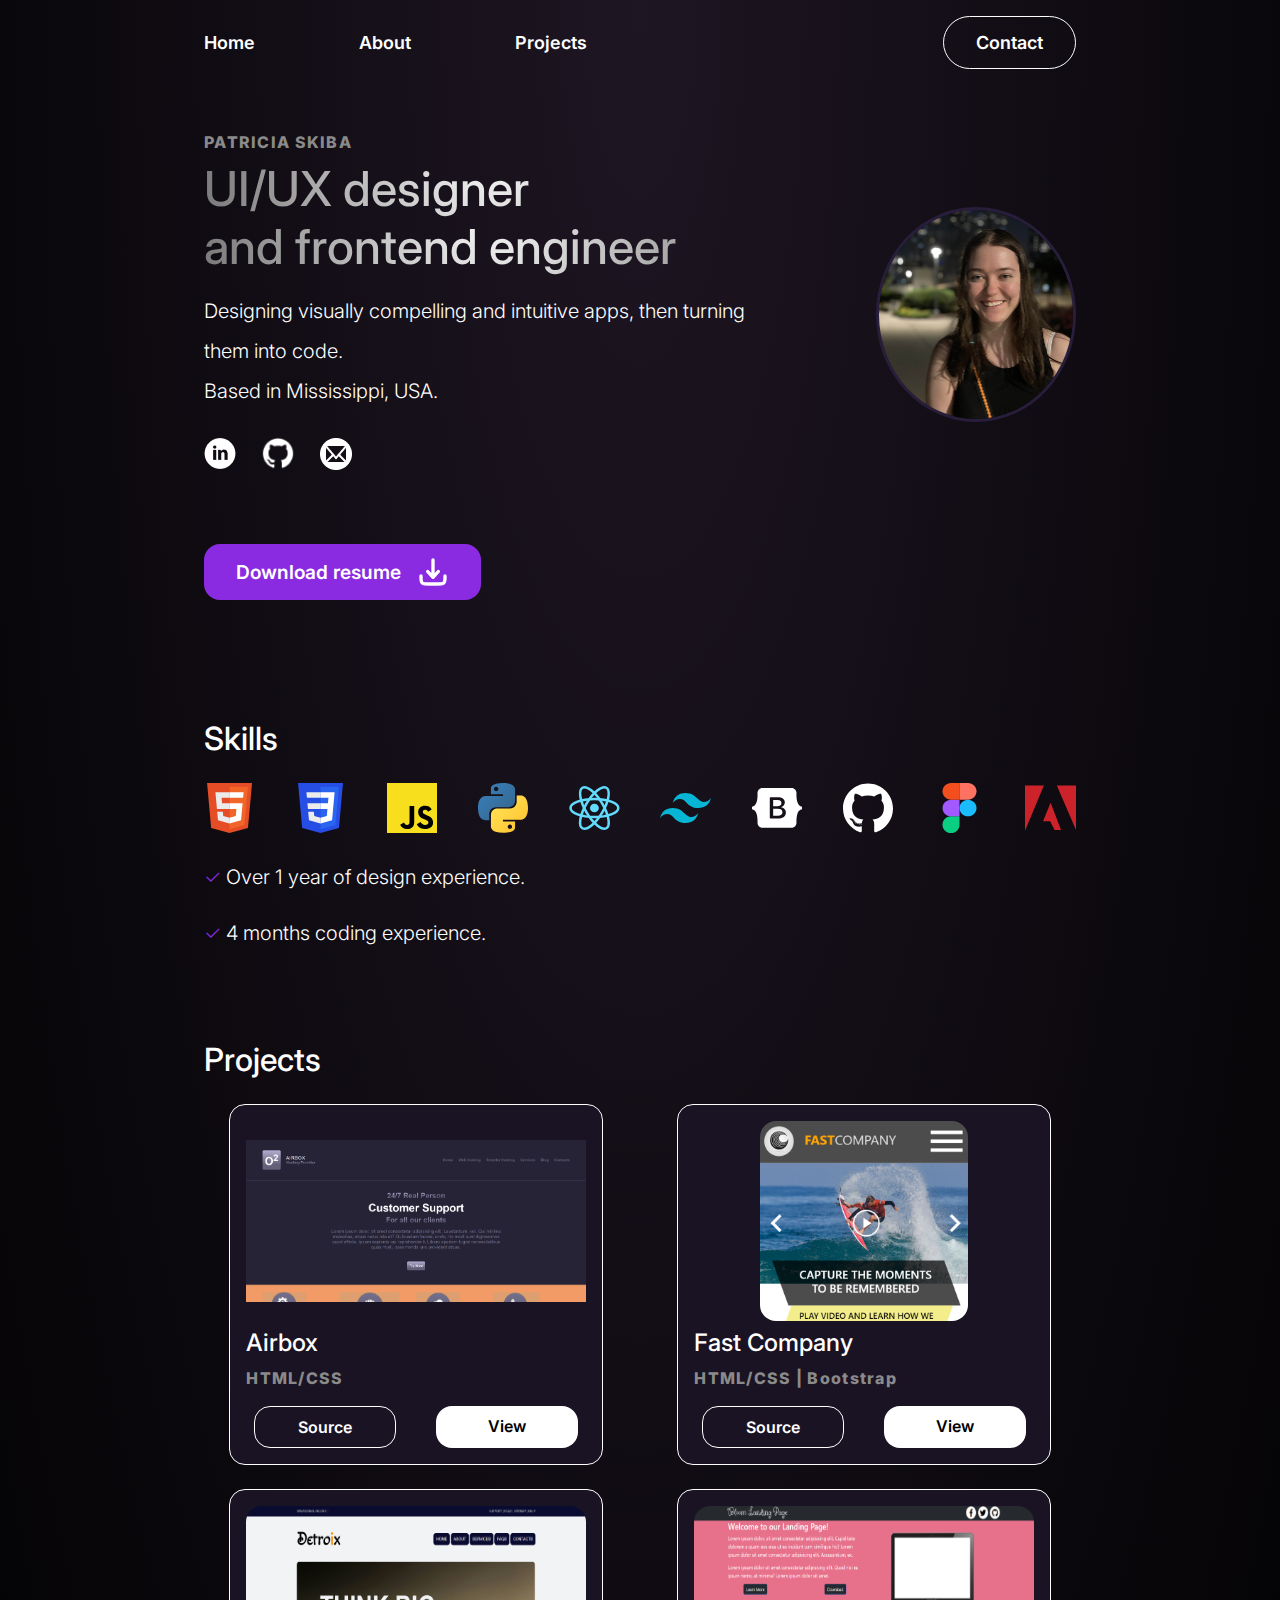
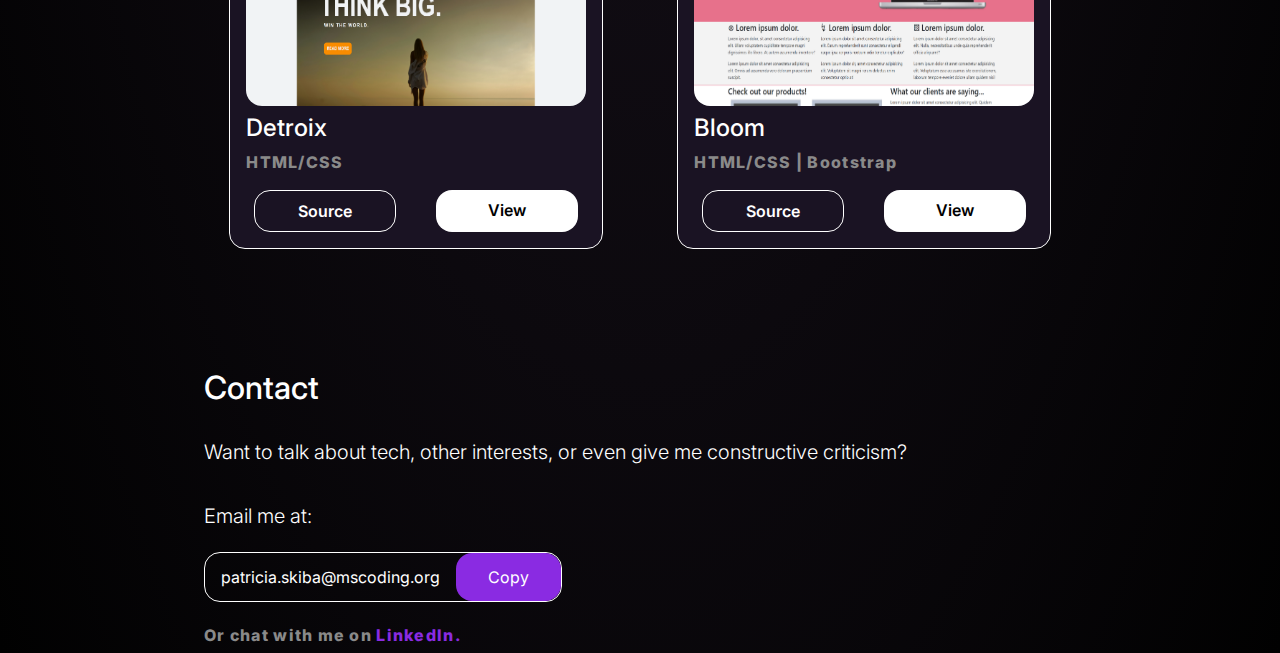
<file: index.html>
<!DOCTYPE html>
<html lang="en">
<head>
    <meta charset="UTF-8">
    <meta name="viewport" content="width=device-width, initial-scale=1.0">

    <link rel="stylesheet" href="./css/bootstrap.css">
    <link rel="stylesheet" href="./css/style.css">

    <script defer src="https://cdn.jsdelivr.net/npm/bootstrap@5.3.5/dist/js/bootstrap.bundle.min.js" integrity="sha384-k6d4wzSIapyDyv1kpU366/PK5hCdSbCRGRCMv+eplOQJWyd1fbcAu9OCUj5zNLiq" crossorigin="anonymous"></script>

    <!-- Inter font -->
    <link rel="preconnect" href="https://fonts.googleapis.com">
    <link rel="preconnect" href="https://fonts.gstatic.com" crossorigin>
    <link href="https://fonts.googleapis.com/css2?family=Inter:ital,opsz,wght@0,14..32,100..900;1,14..32,100..900&display=swap" rel="stylesheet">

    <title>Patricia Skiba</title>
</head>
<body>
    <section class="headNav container-fluid">
        <div class="row">

            <!-- <div class="col-7 navbarLeft dropdown-menu-xs-start">
                <ul class="d-flex flex-row justify-content-between">
                    Placeholder links
                    <li><a class="headerText" href="#">Home</a></li>
                    <li><a class="headerText" href="#">About</a></li>
                    <li><a class="headerText" href="#">Projects</a></li>
                </ul>
            </div> -->

            <nav class="navbarLeft col-6 navbar navbar-expand-sm navbar-dark">
                <div class="container-fluid">
                  
                  <button class="navbar-toggler" type="button" data-bs-toggle="collapse" data-bs-target="#navbarNav" aria-controls="navbarNav" aria-expanded="false" aria-label="Toggle navigation">
                    <span class="navbar-toggler-icon"></span>
                  </button>
                  <div class="collapse navbar-collapse" id="navbarNav">
                    <ul class="navbar-nav">
                      <li class="nav-item">
                        <a class="nav-link active" aria-current="page" href="#">Home</a>
                      </li>
                      <li class="nav-item">
                        <a class="nav-link" href="./about.html">About</a>
                      </li>
                      <li class="nav-item">
                        <a class="nav-link" href="#projects">Projects</a>
                      </li>
                    </ul>
                  </div>
                </div>
              </nav>
            

            <div class="col-6 navbarRight d-flex justify-content-end align-items-start pt-3">
                <a href="#contact" class="text-decoration-none"><p class="headerText navbarContact text-center">Contact</p></a>
            </div>
        </div>
    </section>

    <main>
        <section class="container-fluid landingSection mt-5">
            <div class="row flex-column flex-md-row-reverse justify-content-md-between align-items-md-center">
                <div class="col-4 col-sm-3 col-xxl-4 my-2">
                    <img src="./images/portrait1.png" alt="A photo of me" class="img-fluid rounded-circle portrait1">
                </div>


                <div class="col-12 col-md-8">
                    <div class="row">
                        <div class="col-12">
                            <h5 class="subheadingText">PATRICIA SKIBA</h5>
                        </div>
                        <div class="col-12">
                            <h1>UI/UX designer</h1>
                            <h1>and frontend engineer</h1>
                            <p class="landingParagraph mt-3 mb-0">Designing visually compelling and intuitive apps, then turning them into code.</p>
                            <p class="landingParagraph">Based in Mississippi, USA.</p>
                        </div>
                        <div class="col-12 mt-2 mb-4 d-flex flex-row align-items-center gap-4">
                            <div class="">
                                <a href="#"><img src="./images/linkedin-icon.png" alt="Linkedin link"></a>
                            </div>
                            <div class="">
                                <a href="#"><img src="./images/github-icon.png" alt="Github link" width="36px"></a>
                            </div>
                            <div class="">
                                <a href="#"><img src="./images/email-icon.png" alt="Email link" width="32px"></a>
                            </div>
                        </div>

                        

            </div>
            </div>
            </div>

            <div class="row">
                <div class="col-12 mt-5 mb-5 d-flex">
                    <div class="downloadResumeButton d-flex flex-row align-items-center gap-3">
                        <p class="buttonTextPrimary text-center">Download resume</p>
                        <img src="./images/download-icon.svg" alt="Download icon" width="32rem">
                    </div>
                </div>
            </div>

        </section>

        <section class="container-fluid skillsSection mt-5 mb-5">
            <div class="row">
                <div class="col-12">
                    <h2 class="mt-4 mb-4">Skills</h2>
                </div>
            </div>
            <div class="row justify-content-center">
                <div class="col-12 col-lg-11 col-xl-12 d-flex justify-content-between align-content-between">
                    <div class="row justify-content-xl-between">
                        <div class="col-3 col-lg-2 col-xl-1 d-flex justify-content-center">
                            <img src="./images/html5.svg" alt="HTML 5 icon" title="HTML 5" class="img-fluid">
                        </div>
                        <div class="col-3 col-lg-2 col-xl-1 d-flex justify-content-center">
                            <img src="./images/css3.svg" alt="CSS 3 icon" title="CSS 3" class="img-fluid">
                        </div>
                        <div class="col-3 col-lg-2 col-xl-1 d-flex justify-content-center">
                            <img src="./images/js.svg" alt="Javascript icon" title="Javascript" class="img-fluid">
                        </div>
                        <div class="col-3 col-lg-2 col-xl-1 d-flex justify-content-center">
                            <img src="./images/python.svg" alt="Python icon" title="Python" class="img-fluid">
                        </div>
                        <div class="col-3 col-lg-2 col-xl-1 d-flex justify-content-center">
                            <img src="./images/reactjs.svg" alt="React icon" title="React" class="img-fluid">
                        </div>
                        <div class="col-3 col-lg-2 col-xl-1 d-flex justify-content-center">
                            <img src="./images/tailwindcss.svg" alt="TailwindCSS icon" title="TailwindCSS" class="img-fluid">
                        </div>
                        <div class="col-3 col-lg-2 col-xl-1 d-flex justify-content-center">
                            <img src="./images/bootstrap5.svg" alt="Bootstrap icon" title="Bootstrap" class="img-fluid">
                        </div>
                        <div class="col-3 col-lg-2 col-xl-1 d-flex justify-content-center">
                            <img src="./images/github-better.svg" alt="Github icon" title="Github" class="img-fluid">
                        </div>
                        <div class="col-3 col-lg-2 col-xl-1 d-flex justify-content-center">
                            <img src="./images/figma.svg" alt="Figma icon" title="Figma" class="img-fluid">
                        </div>
                        <div class="col-3 col-lg-2 col-xl-1 d-flex justify-content-center">
                            <img src="./images/adobe.svg" alt="Adobe icon icon" title="Adobe Creative Suite" class="img-fluid">
                        </div>
                    </div>
                </div>
            </div>

            <div class="row">
                <div class="col-12 mt-4 mb-4">
                    <p class="landingParagraph"><span class="checkmark">✓</span> Over 1 year of design experience.</p>
                    <p class="landingParagraph"><span class="checkmark">✓</span> 4 months coding experience.</p>
                </div>
            </div>
        </section>

        <section class="container-fluid projectsSection mt-5 mb-5" id="projects">

            <div class="row">
                <div class="col-12">
                    <h2 class="mb-4">Projects</h2>
                </div>
            </div>

            <!-- Row of all project cards -->
            <div class="row flex-row justify-content-around">
                <!-- Card -->
                <div class="col-12 projectCard col-md-5 p-3 mb-4">
                    <!-- Project card image container -->
                    <div class="row">
                        <div class="col-12 projectImageContain d-flex justify-content-center">
                            <img src="./images/airbox-project.png" alt="Placeholder" class="projectImage object-fit-scale">
                        </div>
                    </div>
                    <!-- Project info -->
                    <div class="row">
                        <div class="col-12">
                            <h3 class="my-2">Airbox</h3>
                            <p class="subheadingText">HTML/CSS</p>
                        </div>
                    </div>
                    <!-- Project buttons -->
                    <div class="row">
                        <div class="col-6 d-flex justify-content-center">
                            <p class="buttonTextPrimary-smaller m-0 text-center sourceButton py-2">Source</p>
                        </div>
                        <div class="col-6 d-flex justify-content-center">
                            <p class="buttonTextPrimary-smaller m-0 text-center viewButton py-2">View</p>
                        </div>
                    </div>
                </div>

                <!-- Card 2 -->
                <div class="col-12 projectCard col-md-5 p-3 mb-4">
                    <!-- Project card image container -->
                    <div class="row">
                        <div class="col-12  projectImageContain d-flex justify-content-center">
                            <img src="./images/fastcompany-project.png" alt="Fast company" class="img-fluid projectImage">
                        </div>
                    </div>
                    <!-- Project info -->
                    <div class="row">
                        <div class="col-12">
                            <h3 class="my-2">Fast Company</h3>
                            <p class="subheadingText">HTML/CSS | Bootstrap</p>
                        </div>
                    </div>
                    <!-- Project buttons -->
                    <div class="row">
                        <div class="col-6 d-flex justify-content-center">
                            <p class="buttonTextPrimary-smaller m-0 text-center sourceButton py-2">Source</p>
                        </div>
                        <div class="col-6 d-flex justify-content-center">
                            <p class="buttonTextPrimary-smaller m-0 text-center viewButton py-2">View</p>
                        </div>
                    </div>
                </div>

                <!-- Card 3 -->
                <div class="col-12 projectCard col-md-5 p-3 mb-4">
                    <!-- Project card image container -->
                    <div class="row">
                        <div class="col-12  projectImageContain d-flex justify-content-center">
                            <img src="./images/detroix-project.png" alt="Detroix" class="img-fluid projectImage">
                        </div>
                    </div>
                    <!-- Project info -->
                    <div class="row">
                        <div class="col-12">
                            <h3 class="my-2">Detroix</h3>
                            <p class="subheadingText">HTML/CSS</p>
                        </div>
                    </div>
                    <!-- Project buttons -->
                    <div class="row">
                        <div class="col-6 d-flex justify-content-center">
                            <p class="buttonTextPrimary-smaller m-0 text-center sourceButton py-2">Source</p>
                        </div>
                        <div class="col-6 d-flex justify-content-center">
                            <p class="buttonTextPrimary-smaller m-0 text-center viewButton py-2">View</p>
                        </div>
                    </div>
                </div>

                <!-- Card 4 -->
                <div class="col-12 projectCard col-md-5 p-3">
                    <!-- Project card image container -->
                    <div class="row">
                        <div class="col-12  projectImageContain d-flex justify-content-center">
                            <img src="./images/bloom-project.png" alt="Bloom" class="img-fluid projectImage">
                        </div>
                    </div>
                    <!-- Project info -->
                    <div class="row">
                        <div class="col-12">
                            <h3 class="my-2">Bloom</h3>
                            <p class="subheadingText">HTML/CSS | Bootstrap</p>
                        </div>
                    </div>
                    <!-- Project buttons -->
                    <div class="row">
                        <div class="col-6 d-flex justify-content-center">
                            <p class="buttonTextPrimary-smaller m-0 text-center sourceButton py-2">Source</p>
                        </div>
                        <div class="col-6 d-flex justify-content-center">
                            <p class="buttonTextPrimary-smaller m-0 text-center viewButton py-2">View</p>
                        </div>
                    </div>
                </div>


            </div>

            

        </section>


        <div class="container-fluid contactSection mt-5" id="contact">

            <!-- Contact Section Title -->
            <div class="row">
                <div class="col-12">
                    <h2 class="mt-5 mb-4">Contact</h2>
                </div>
            </div>

            <div class="row">
                <div class="col-12">

                    <p class="landingParagraph mb-4">Want to talk about tech, other interests, or even give me constructive criticism?</p>
                    <p class="landingParagraph">Email me at:</p>

                    <!-- Copy button -->
                    <div class="copyButton d-flex flex-row align-items-center my-3 mb-4">
                        <p id="text-to-copy" class="m-0 px-3">patricia.skiba@mscoding.org</p>
                        <p type="button" class="downloadResumeButton" onclick="copyText()">Copy</p>
                    </div>

                    <h4 class="subheadingText">Or chat with me on <a href="#" class="text-decoration-none"><span class="primaryColor-text decor">LinkedIn.</span></a></h4>
                </div>
            </div>
        </div>

    </main>

    <script>
        // Copy to clipboard function for email contact
            function copyText() {
      const textToCopy = document.getElementById("text-to-copy").innerText; 
      navigator.clipboard.writeText(textToCopy)
        .then(() => {
          // Optional: Display a success message
          alert("Email copied to clipboard!");
        })
        .catch((err) => {
          // Optional: Handle errors
          console.error("Failed to copy text: ", err);
        });
    }
    </script>
</body>

</html>
</file>
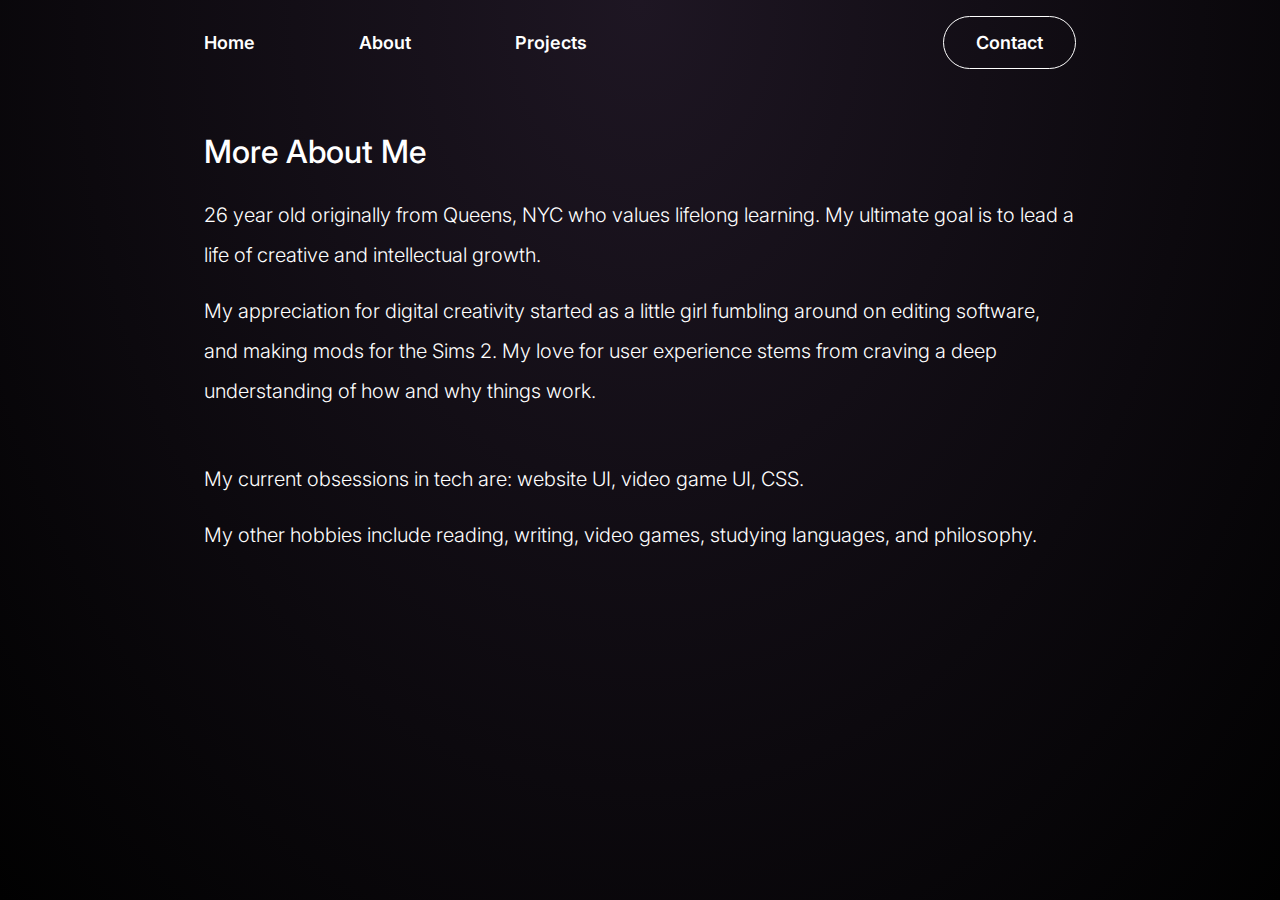
<file: about.html>
<!DOCTYPE html>
<html lang="en">
<head>
    <meta charset="UTF-8">
    <meta name="viewport" content="width=device-width, initial-scale=1.0">

    <link rel="stylesheet" href="./css/bootstrap.css">
    <link rel="stylesheet" href="./css/style.css">

    <script defer src="https://cdn.jsdelivr.net/npm/bootstrap@5.3.5/dist/js/bootstrap.bundle.min.js" integrity="sha384-k6d4wzSIapyDyv1kpU366/PK5hCdSbCRGRCMv+eplOQJWyd1fbcAu9OCUj5zNLiq" crossorigin="anonymous"></script>

    <!-- Inter font -->
    <link rel="preconnect" href="https://fonts.googleapis.com">
    <link rel="preconnect" href="https://fonts.gstatic.com" crossorigin>
    <link href="https://fonts.googleapis.com/css2?family=Inter:ital,opsz,wght@0,14..32,100..900;1,14..32,100..900&display=swap" rel="stylesheet">

    <title>Patricia Skiba</title>
</head>
<body>
    <section class="headNav container-fluid">
        <div class="row">

            <!-- <div class="col-7 navbarLeft dropdown-menu-xs-start">
                <ul class="d-flex flex-row justify-content-between">
                    Placeholder links
                    <li><a class="headerText" href="#">Home</a></li>
                    <li><a class="headerText" href="#">About</a></li>
                    <li><a class="headerText" href="#">Projects</a></li>
                </ul>
            </div> -->

            <nav class="navbarLeft col-6 navbar navbar-expand-sm navbar-dark">
                <div class="container-fluid">
                  
                  <button class="navbar-toggler" type="button" data-bs-toggle="collapse" data-bs-target="#navbarNav" aria-controls="navbarNav" aria-expanded="false" aria-label="Toggle navigation">
                    <span class="navbar-toggler-icon"></span>
                  </button>
                  <div class="collapse navbar-collapse" id="navbarNav">
                    <ul class="navbar-nav">
                      <li class="nav-item">
                        <a class="nav-link active" aria-current="page" href="./index.html">Home</a>
                      </li>
                      <li class="nav-item">
                        <a class="nav-link" href="./about.html">About</a>
                      </li>
                      <li class="nav-item">
                        <a class="nav-link" href="#">Projects</a>
                      </li>
                    </ul>
                  </div>
                </div>
              </nav>
            

            <div class="col-6 navbarRight d-flex justify-content-end align-items-start pt-3">
                <p class="headerText navbarContact text-center">Contact</p>
            </div>
        </div>
    </section>

    <main>
      <section class="container-fluid landingSection mt-5">
        <div class="row flex-column">
            <div class="col-12">
              <h2 class="mb-4">More About Me</h2>
              <p class="landingParagraph">26 year old originally from Queens, NYC who values lifelong learning. My ultimate goal is to lead a life of creative and intellectual growth.</p>
              <p class="landingParagraph mb-5">My appreciation for digital creativity started as a little girl fumbling around on editing software, and making mods for the Sims 2. My love for user experience stems from craving a deep understanding of how and why things work.</p>
              <p class="landingParagraph">My current obsessions in tech are: website UI, video game UI, CSS.</p>
              <p class="landingParagraph">My other hobbies include reading, writing, video games, studying languages, and philosophy.</p>
              
            </div>
        </div>
      </section>
              
    </main>

    <script>
        // Copy to clipboard function for email contact
            function copyText() {
      const textToCopy = document.getElementById("text-to-copy").innerText; 
      navigator.clipboard.writeText(textToCopy)
        .then(() => {
          // Optional: Display a success message
          alert("Email copied to clipboard!");
        })
        .catch((err) => {
          // Optional: Handle errors
          console.error("Failed to copy text: ", err);
        });
    }
    </script>
</body>

</html>
</file>
<file: css/style.css>
body {
    min-height: 100vh;
    background-color: black;
    font-family: "Inter", Arial, Helvetica, sans-serif;
    /*
* Created with https://www.css-gradient.com
* Gradient link: https://www.css-gradient.com/?c1=1e1623&c2=010101&gt=r&gd=dtt
*/
background: #1E1623;
background: radial-gradient(at center top, #1E1623, #010101);
}

main {

}


.navbarLeft ul {
    padding-left: 0px;
}

.navbarLeft ul li {
    list-style-type: none;
}

/* aligns navbar with rest of site, spacing, matches better to contact button */
@media (min-width: 576px) {
    .navbar-expand-sm .navbar-nav .nav-link {
        padding-left: 0px;
        margin-right: 6rem;
        font-size: 1.125rem;
        font-weight: 600;
        color: white;
        
    }
}

/* DESIGN SYSTEM */

.primaryColor-text {
    color: blueviolet;
}

.headerText {
    font-size: 1.125rem;
    font-weight: 600;
    color: white;
    text-decoration: none;
}

.buttonTextPrimary {
    font-size: 1.2rem;
    font-weight: 600;
    color: white;
    text-decoration: none;
}

.buttonTextPrimary-smaller {
    font-size: 1rem;
    font-weight: 600;
    color: white;
    text-decoration: none;
}

.subheadingText {
    font-size: 1rem;
    font-weight: 800;
    letter-spacing: .08rem;
    color: #8a8a8a;
}

.bodyParagraph {
    font-size: 1.125rem;
    color: white;
}

h1 {
    font-size: 3rem;
    margin: 0;
    background: #F6F6F6;
background: radial-gradient(circle farthest-side at top center, #F6F6F6 0%, #7C7C7C 100%);
-webkit-background-clip: text;
-webkit-text-fill-color: transparent;

}

h2 {
    font-size: 2rem;
    margin: 0;
    color: white;
}

h3 {
    font-size: 1.5rem;
    margin: 0;
    color: white;
}

@media screen and (max-width: 768px){
    h1 {
        font-size: 2.5rem;
    }
}



.landingParagraph {
    font-size: 1.25rem;
    font-weight: 300;
    line-height: 2.5rem;
    color: white;
}

.navbarContact {
    border: 1px solid white;
    border-radius: 30px;
    padding: .75rem 2rem;
    
}



.downloadResumeButton {
    background-color: blueviolet;
    border-radius: 1rem;
    padding: .75rem 2rem;
    margin: 0px;
}

.downloadResumeButton p {
    margin: 0px;
}

.headNav .row {
    margin-bottom: 1rem;
}

.checkmark {
    color: blueviolet;
}

.projectCard {
    height: fit-content;
    border-radius: 1rem;
    border: 1px solid white;
    background-color: #1a1323;
}

.projectImageContain {
    height: 200px;
}

.projectImage {
    max-height: 200px;
    border-radius: 1rem;
    overflow:hidden;
}

.sourceButton {
    width: 90%;
    
    border-radius: 1rem;
    border: 1px solid white;
}

.viewButton {
    width: 90%;
    color: #000000;
    background-color: rgb(255, 255, 255);
    border-radius: 1rem;
}




/* ADD MEDIA QUERY TO ADD HAMBURGER MENU TO SMALLEST SCREEN SIZE (BELOW 375 PX) */

/* @media screen and (max-width: 425px) {

    .navbarLeft {
        display:none;
    }

    .navbarLeftMobile {
        display:
    }
} */



/* SITE MARGIN RESPONSIVE */

/* col-md */
@media (min-width: 768px) {
    .headNav {
        max-width: 90%;
    }

    .landingSection {
        max-width: 90%;
    }

    .skillsSection {
        max-width: 90%;
    }

    .projectsSection {
        max-width: 90%;
    }

    .contactSection {
        max-width: 90%;
    }

    .aboutSection {
        max-width: 90%;
    }
}


/* col-lg */
@media (min-width: 992px) {
    .headNav {
        max-width: 70%;
    }

    .landingSection {
        max-width: 70%;
    }

    .skillsSection {
        max-width: 70%;
    }

    .projectsSection {
        max-width: 70%;
    }

    .contactSection {
        max-width: 70%;
    }

    .aboutSection {
        max-width: 70%;
    }
}

.copyButton {
    color: white;
    border: 1px solid white;
    border-radius: 1rem;
    width: fit-content;
}




.portrait1 {
    
    border: 3px solid rgb(40, 30, 59);
    transform: scaleX(-1);
    
}
/* when flex-columns turns to flex-md-row */
@media (min-width: 768px) {
    .portrait1 {
        transform: scaleX(1);
    }
}
</file>
